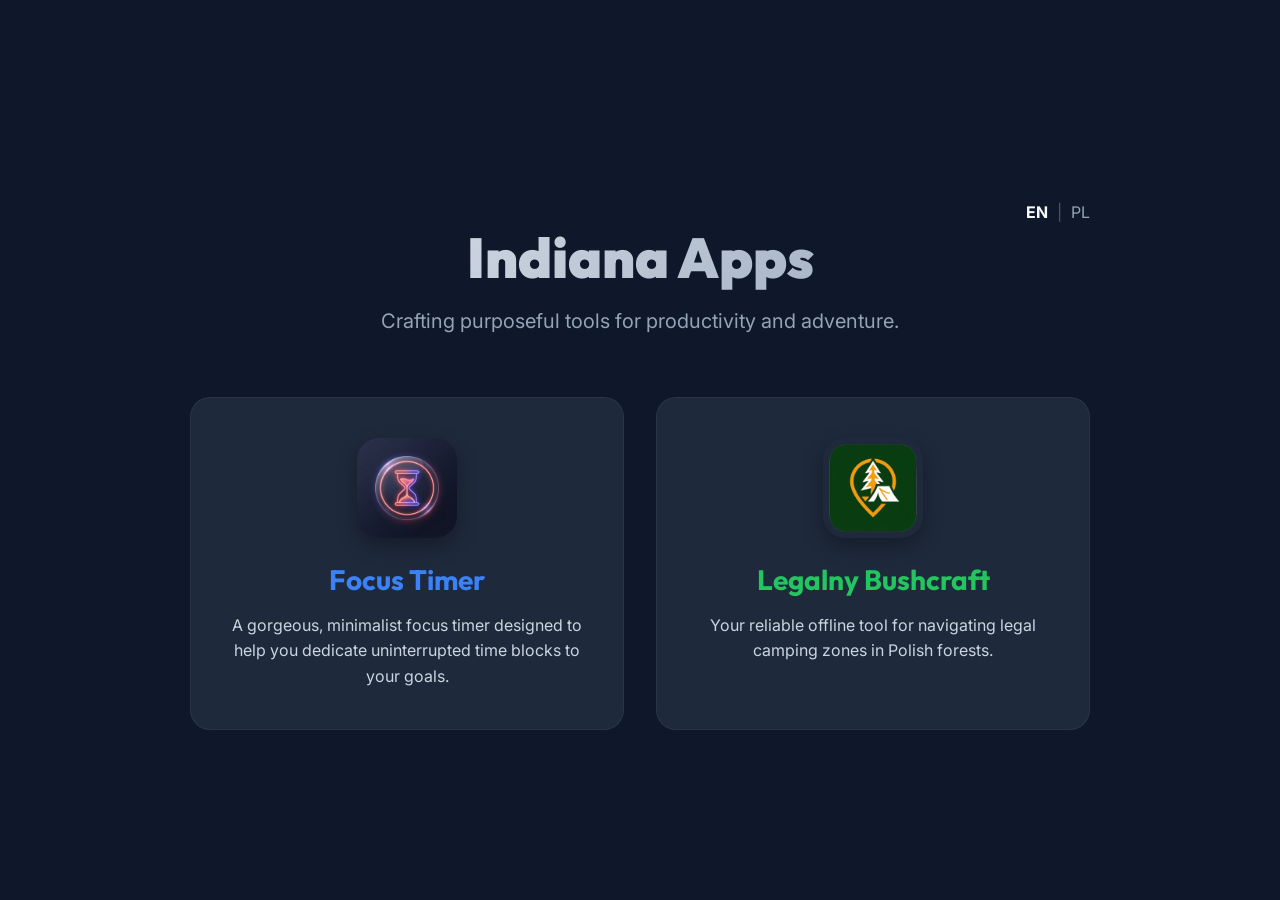
<file: index.html>
<!DOCTYPE html>
<html lang="en">
<head>
    <meta charset="UTF-8">
    <meta name="viewport" content="width=device-width, initial-scale=1.0">
    <title>Indiana Apps</title>
    <meta name="description" content="Portfolio of Indiana Apps: Focus Timer and Legalny Bushcraft.">
    <link rel="icon" type="image/jpeg" href="./assets/favicon.jpg">
    <link rel="stylesheet" href="./style.css">
    <link rel="preconnect" href="https://fonts.googleapis.com">
    <link rel="preconnect" href="https://fonts.gstatic.com" crossorigin>
    <link href="https://fonts.googleapis.com/css2?family=Outfit:wght@400;600;700;900&family=Inter:wght@400;600;700&display=swap" rel="stylesheet">
</head>
<body>
    <div class="container">
        <div style="text-align: right; padding-top: 2rem;">
            <a href="index.html" style="font-weight: bold; color: var(--text-color); text-decoration: none;">EN</a>
            <span style="color: #475569; margin: 0 5px;">|</span>
            <a href="pl.html" style="color: #94a3b8; text-decoration: none;">PL</a>
        </div>
        <header>
            <h1>Indiana Apps</h1>
            <p>Crafting purposeful tools for productivity and adventure.</p>
        </header>

        <div class="apps-grid">
            <a href="./focus-timer/" class="app-card focus-timer">
                <div class="app-icon">
                    <img src="./focus-timer/assets/ic_launcher.png" alt="Focus Timer Logo">
                </div>
                <div class="app-info">
                    <h2>Focus Timer</h2>
                    <p>A gorgeous, minimalist focus timer designed to help you dedicate uninterrupted time blocks to your goals.</p>
                </div>
            </a>

            <a href="./zwl/" class="app-card zwl">
                <div class="app-icon">
                    <img src="./zwl/assets/app_icon.png" alt="Legalny Bushcraft Logo">
                </div>
                <div class="app-info">
                    <h2>Legalny Bushcraft</h2>
                    <p>Your reliable offline tool for navigating legal camping zones in Polish forests.</p>
                </div>
            </a>
        </div>
    </div>
</body>
</html>
</file>
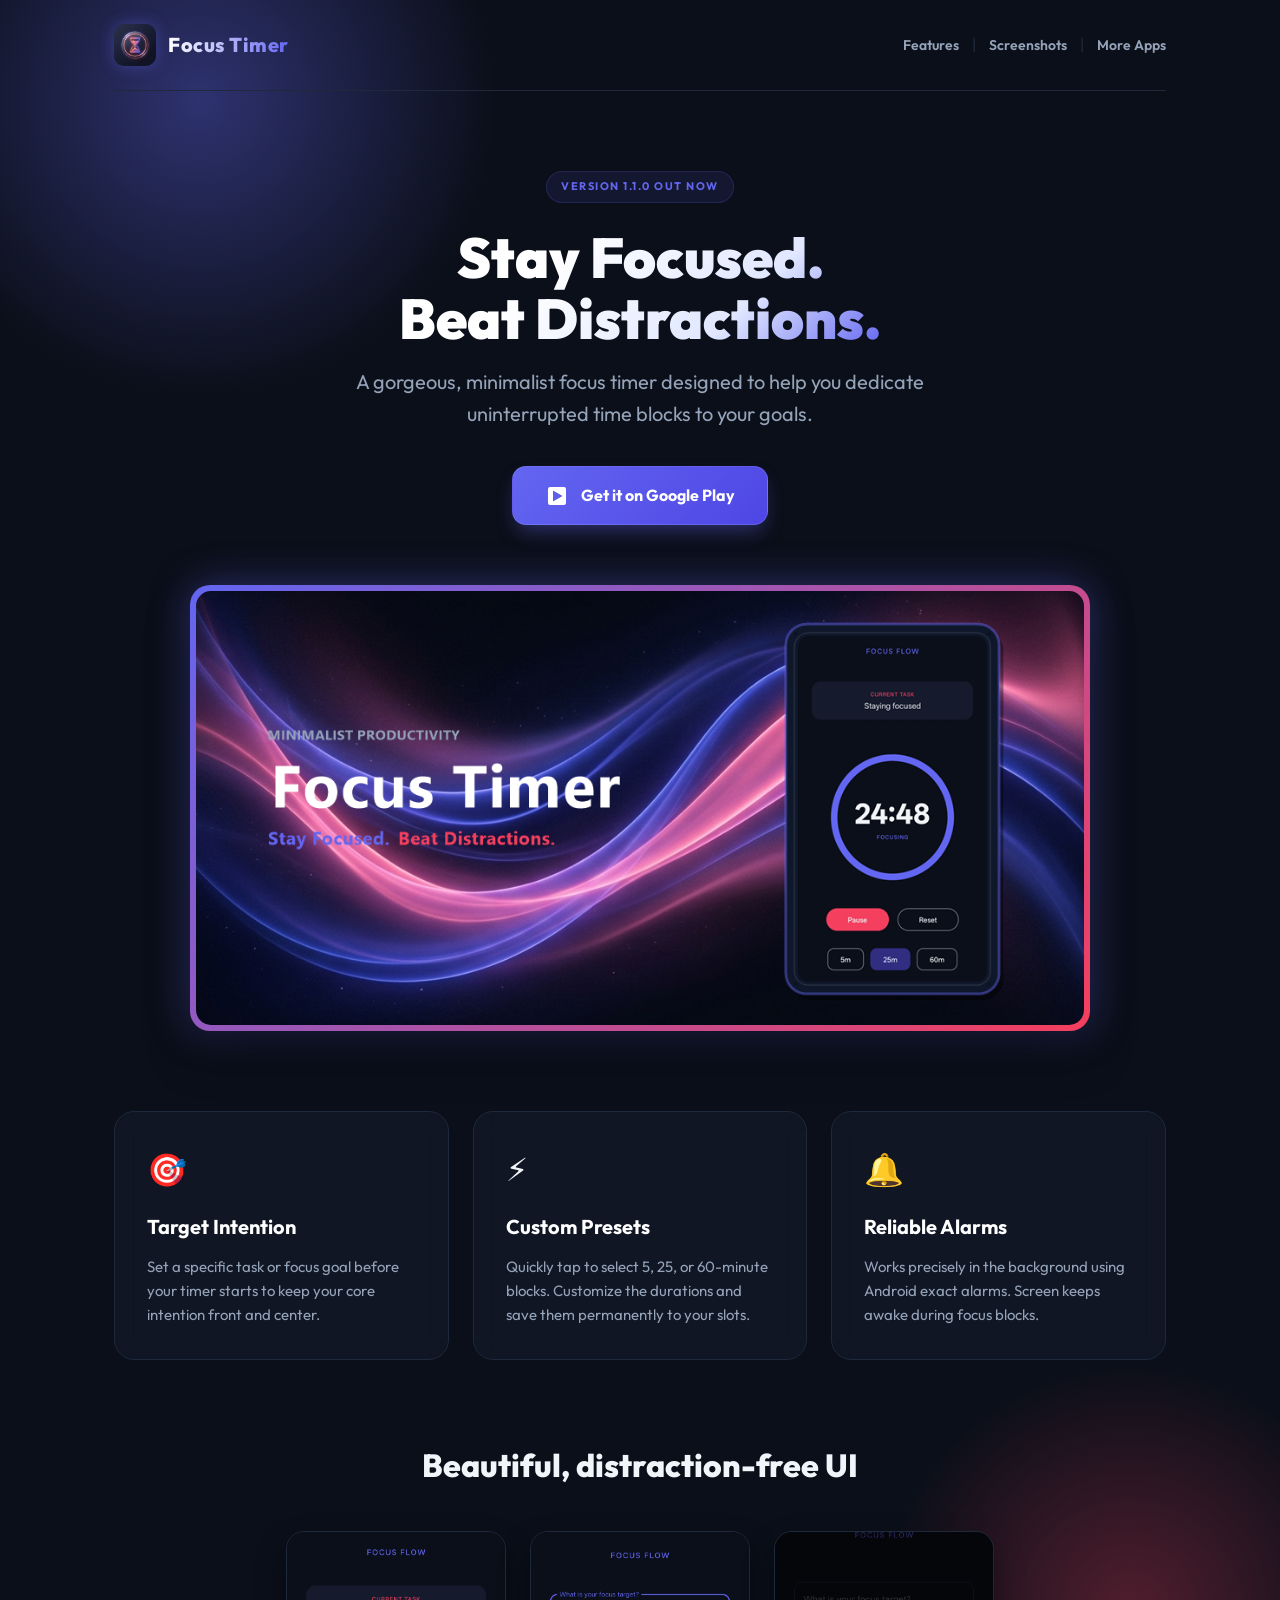
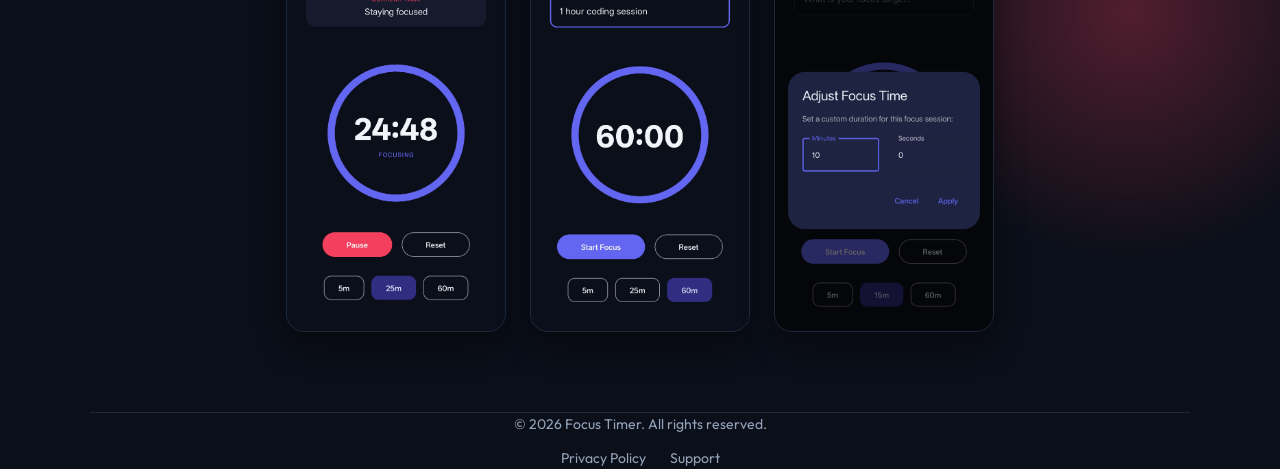
<file: focus-timer/index.html>
<!DOCTYPE html>
<html lang="en">
<head>
    <meta charset="UTF-8">
    <meta name="viewport" content="width=device-width, initial-scale=1.0">
    <title>Focus Timer — Stay Focused & Beat Distractions</title>
    <meta name="description" content="Focus Timer is a minimalist productivity app designed to help you study, code, and work without distractions. Customize presets and track targets.">
    <link rel="icon" type="image/png" href="./assets/ic_launcher.png">
    
    <!-- Google Fonts -->
    <link rel="preconnect" href="https://fonts.googleapis.com">
    <link rel="preconnect" href="https://fonts.gstatic.com" crossorigin>
    <link href="https://fonts.googleapis.com/css2?family=Outfit:wght@400;600;700;900&family=Inter:wght@400;600;700&display=swap" rel="stylesheet">
    
    <!-- Stylesheet -->
    <link rel="stylesheet" href="./style.css">
</head>
<body>

    <!-- Navigation -->
    <div class="container">
        <nav id="nav">
            <div class="logo-container">
                <img src="./assets/ic_launcher.png" alt="Focus Timer Logo" class="logo-img">
                <span class="logo-text">Focus Timer</span>
            </div>
            <div class="nav-links">
                <a href="#features">Features</a>
                <span style="color: var(--border-color); margin: 0 10px;">|</span>
                <a href="#gallery">Screenshots</a>
                <span style="color: var(--border-color); margin: 0 10px;">|</span>
                <a href="../">More Apps</a>
            </div>
        </nav>
    </div>

    <!-- Hero Section -->
    <section class="container hero">
        <div class="badge">Version 1.1.0 out now</div>
        <h1>Stay Focused.<br>Beat Distractions.</h1>
        <p class="tagline">A gorgeous, minimalist focus timer designed to help you dedicate uninterrupted time blocks to your goals.</p>
        
        <!-- Google Play download CTA button -->
        <a href="https://play.google.com/store/apps/details?id=com.indiana.focustimer" target="_blank" class="cta-button">
            <!-- Simple inline SVG representing Google Play icon -->
            <svg class="cta-icon" viewBox="0 0 24 24" fill="currentColor">
                <path d="M5,3H19A2,2 0 0,1 21,5V19A2,2 0 0,1 19,21H5A2,2 0 0,1 3,19V5A2,2 0 0,1 5,3M17.5,12L8,6.5V17.5L17.5,12Z" />
            </svg>
            <span>Get it on Google Play</span>
        </a>
    </section>

    <!-- Showcase Graphic -->
    <section class="container" style="margin-bottom: 80px;">
        <div class="showcase-wrapper">
            <img src="./assets/feature_graphic.png" alt="Focus Timer Feature Graphic" class="showcase-img">
        </div>
    </section>

    <!-- Features -->
    <section id="features" class="container">
        <div class="features-grid">
            <!-- Card 1 -->
            <div class="feature-card">
                <span class="feature-icon">🎯</span>
                <h3>Target Intention</h3>
                <p>Set a specific task or focus goal before your timer starts to keep your core intention front and center.</p>
            </div>
            <!-- Card 2 -->
            <div class="feature-card">
                <span class="feature-icon">⚡</span>
                <h3>Custom Presets</h3>
                <p>Quickly tap to select 5, 25, or 60-minute blocks. Customize the durations and save them permanently to your slots.</p>
            </div>
            <!-- Card 3 -->
            <div class="feature-card">
                <span class="feature-icon">🔔</span>
                <h3>Reliable Alarms</h3>
                <p>Works precisely in the background using Android exact alarms. Screen keeps awake during focus blocks.</p>
            </div>
        </div>
    </section>

    <!-- Gallery / Screenshots -->
    <section id="gallery" class="container gallery-section">
        <h2>Beautiful, distraction-free UI</h2>
        <div class="screenshots-row">
            <div class="screenshot-container">
                <img src="./assets/screenshot1.jpg" alt="Focus Timer Screenshot 1" class="screenshot-img">
            </div>
            <div class="screenshot-container">
                <img src="./assets/screenshot2.jpg" alt="Focus Timer Screenshot 2" class="screenshot-img">
            </div>
            <div class="screenshot-container">
                <img src="./assets/screenshot3.jpg" alt="Focus Timer Screenshot 3" class="screenshot-img">
            </div>
        </div>
    </section>

    <!-- Footer -->
    <footer class="container">
        <p>&copy; 2026 Focus Timer. All rights reserved.</p>
        <div class="footer-links">
            <a href="./privacy.html">Privacy Policy</a>
            <a href="mailto:piotr.jakubowski@gmail.com">Support</a>
        </div>
    </footer>

</body>
</html>
</file>
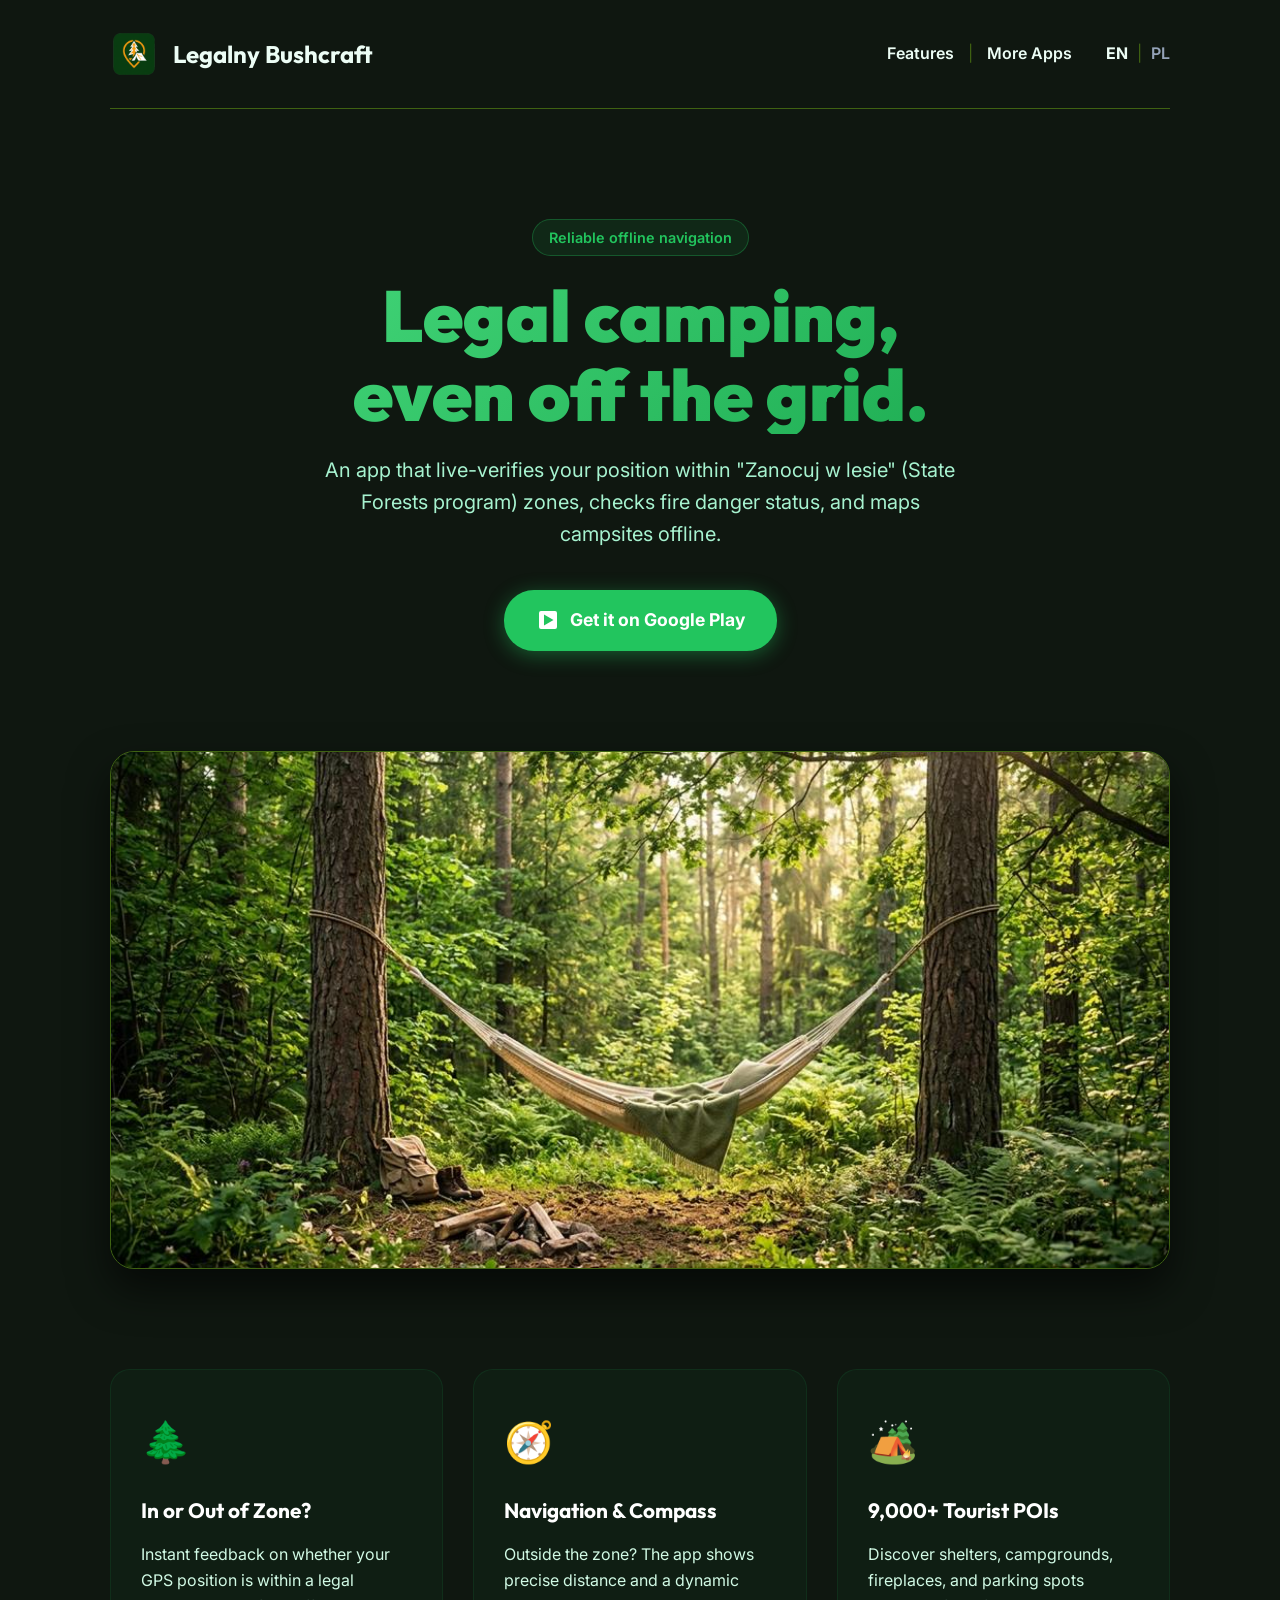
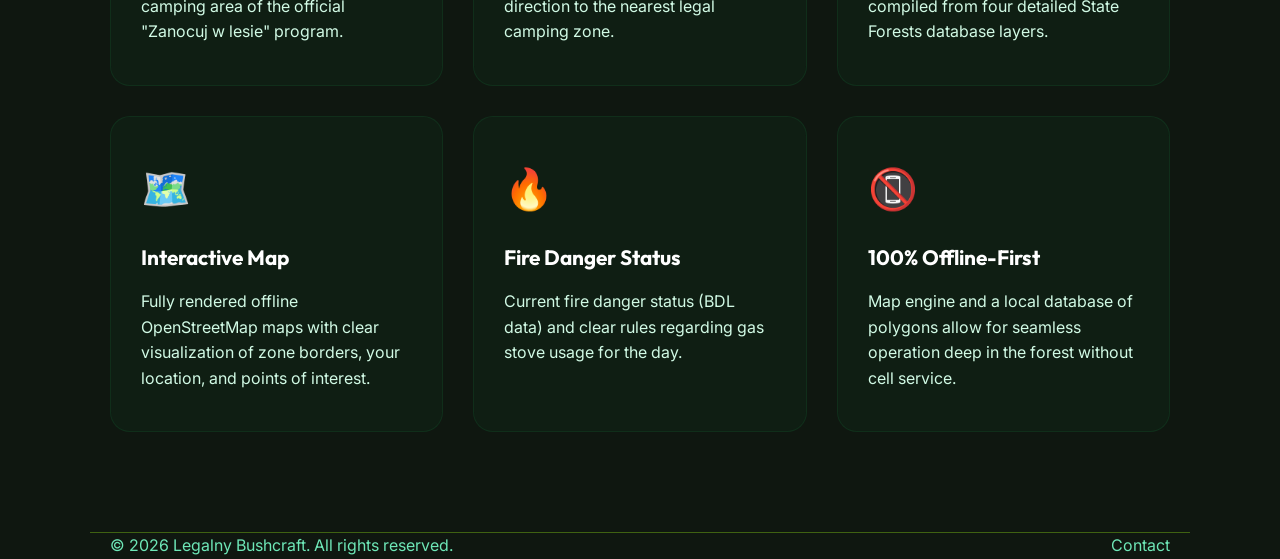
<file: zwl/index.html>
<!DOCTYPE html>
<html lang="en">
<head>
    <meta charset="UTF-8">
    <meta name="viewport" content="width=device-width, initial-scale=1.0">
    <title>Legalny Bushcraft</title>
    <meta name="description" content="Reliable offline tool for navigating legal camping zones in Polish forests. Check if you are in the zone, see fire danger status, and locate shelters, fireplaces, or camps.">
    <link rel="icon" type="image/png" href="./assets/app_icon.png">
    
    <link rel="preconnect" href="https://fonts.googleapis.com">
    <link rel="preconnect" href="https://fonts.gstatic.com" crossorigin>
    <link href="https://fonts.googleapis.com/css2?family=Outfit:wght@400;600;700;900&family=Inter:wght@400;600;700&display=swap" rel="stylesheet">
    
    <link rel="stylesheet" href="./style.css">
</head>
<body>

    <div class="container">
        <nav id="nav">
            <div class="logo-container">
                <img src="./assets/app_icon.png" alt="Legalny Bushcraft Logo" class="logo-img">
                <span class="logo-text">Legalny Bushcraft</span>
            </div>
            <div class="nav-links">
                <a href="#features">Features</a>
                <span style="color: var(--border-color); margin: 0 10px;">|</span>
                <a href="../">More Apps</a>
                <span style="margin: 0 15px;"></span>
                <a href="index.html" style="font-weight: bold; color: inherit; text-decoration: none;">EN</a>
                <span style="color: var(--border-color); margin: 0 5px;">|</span>
                <a href="pl.html" style="color: #94a3b8; text-decoration: none;">PL</a>
            </div>
        </nav>
    </div>

    <section class="container hero">
        <div class="badge">Reliable offline navigation</div>
        <h1>Legal camping,<br>even off the grid.</h1>
        <p class="tagline">An app that live-verifies your position within "Zanocuj w lesie" (State Forests program) zones, checks fire danger status, and maps campsites offline.</p>
        
        <a href="https://play.google.com/store/apps/details?id=com.indiana.zwl" target="_blank" class="cta-button">
            <svg class="cta-icon" viewBox="0 0 24 24" fill="currentColor">
                <path d="M5,3H19A2,2 0 0,1 21,5V19A2,2 0 0,1 19,21H5A2,2 0 0,1 3,19V5A2,2 0 0,1 5,3M17.5,12L8,6.5V17.5L17.5,12Z" />
            </svg>
            <span>Get it on Google Play</span>
        </a>
    </section>

    <section class="container showcase-section">
        <div class="showcase-wrapper">
            <img src="./assets/google_play_feature.jpg" alt="Legalny Bushcraft Feature" class="showcase-img">
        </div>
    </section>

    <section id="features" class="container">
        <div class="features-grid">
            <div class="feature-card">
                <span class="feature-icon">🌲</span>
                <h3>In or Out of Zone?</h3>
                <p>Instant feedback on whether your GPS position is within a legal camping area of the official "Zanocuj w lesie" program.</p>
            </div>
            <div class="feature-card">
                <span class="feature-icon">🧭</span>
                <h3>Navigation & Compass</h3>
                <p>Outside the zone? The app shows precise distance and a dynamic direction to the nearest legal camping zone.</p>
            </div>
            <div class="feature-card">
                <span class="feature-icon">🏕️</span>
                <h3>9,000+ Tourist POIs</h3>
                <p>Discover shelters, campgrounds, fireplaces, and parking spots compiled from four detailed State Forests database layers.</p>
            </div>
            <div class="feature-card">
                <span class="feature-icon">🗺️</span>
                <h3>Interactive Map</h3>
                <p>Fully rendered offline OpenStreetMap maps with clear visualization of zone borders, your location, and points of interest.</p>
            </div>
            <div class="feature-card">
                <span class="feature-icon">🔥</span>
                <h3>Fire Danger Status</h3>
                <p>Current fire danger status (BDL data) and clear rules regarding gas stove usage for the day.</p>
            </div>
            <div class="feature-card">
                <span class="feature-icon">📵</span>
                <h3>100% Offline-First</h3>
                <p>Map engine and a local database of polygons allow for seamless operation deep in the forest without cell service.</p>
            </div>
        </div>
    </section>

    <footer class="container">
        <p>&copy; 2026 Legalny Bushcraft. All rights reserved.</p>
        <div class="footer-links">
            <a href="mailto:piotr.jakubowski@gmail.com">Contact</a>
        </div>
    </footer>

</body>
</html>
</file>
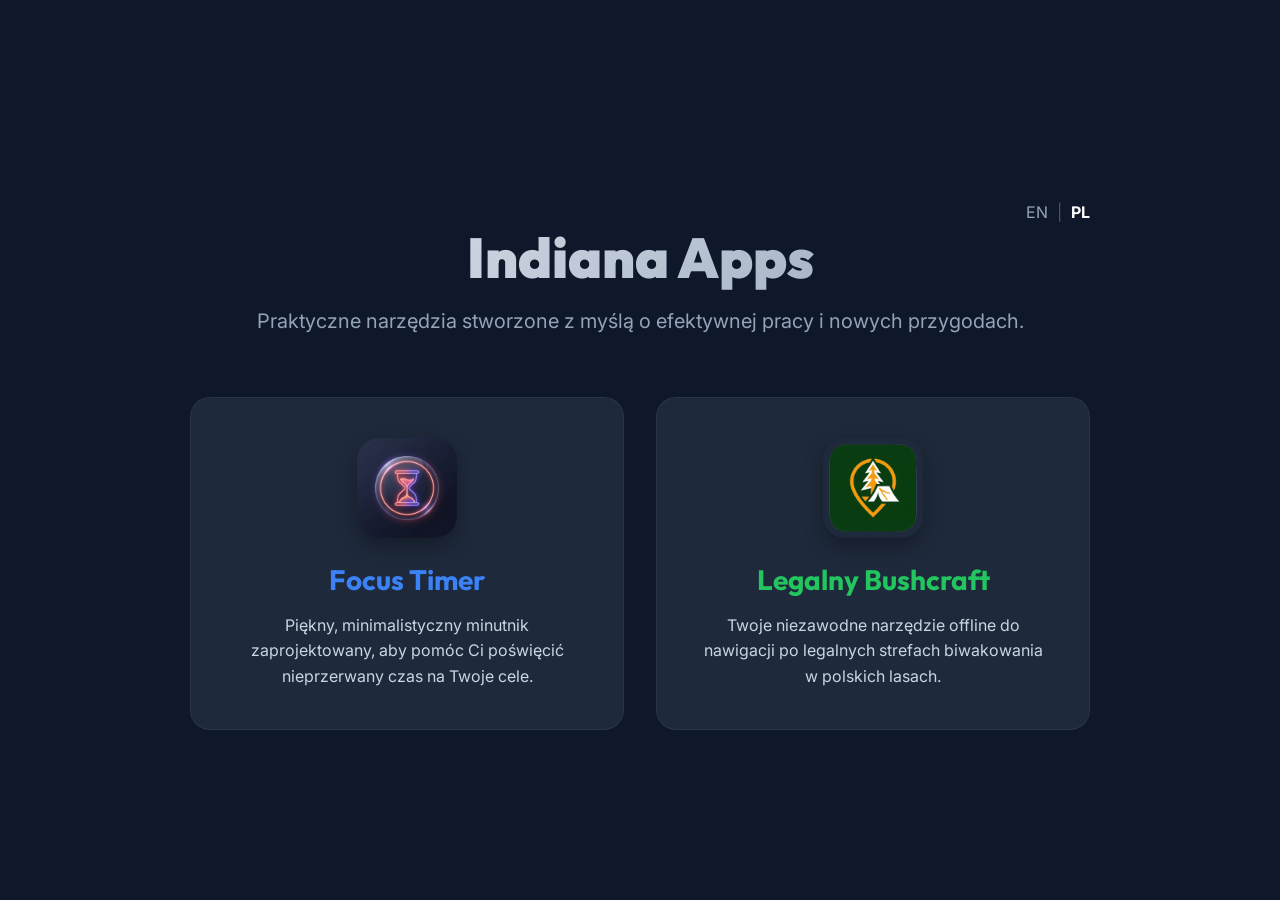
<file: pl.html>
<!DOCTYPE html>
<html lang="pl">
<head>
    <meta charset="UTF-8">
    <meta name="viewport" content="width=device-width, initial-scale=1.0">
    <title>Indiana Apps</title>
    <meta name="description" content="Portfolio aplikacji Indiana Apps: Focus Timer oraz Legalny Bushcraft.">
    <link rel="icon" type="image/jpeg" href="./assets/favicon.jpg">
    <link rel="stylesheet" href="./style.css">
    <link rel="preconnect" href="https://fonts.googleapis.com">
    <link rel="preconnect" href="https://fonts.gstatic.com" crossorigin>
    <link href="https://fonts.googleapis.com/css2?family=Outfit:wght@400;600;700;900&family=Inter:wght@400;600;700&display=swap" rel="stylesheet">
</head>
<body>
    <div class="container">
        <div style="text-align: right; padding-top: 2rem;">
            <a href="index.html" style="color: #94a3b8; text-decoration: none;">EN</a>
            <span style="color: #475569; margin: 0 5px;">|</span>
            <a href="pl.html" style="font-weight: bold; color: var(--text-color); text-decoration: none;">PL</a>
        </div>
        <header>
            <h1>Indiana Apps</h1>
            <p>Praktyczne narzędzia stworzone z myślą o efektywnej pracy i nowych przygodach.</p>
        </header>

        <div class="apps-grid">
            <a href="./focus-timer/pl.html" class="app-card focus-timer">
                <div class="app-icon">
                    <img src="./focus-timer/assets/ic_launcher.png" alt="Focus Timer Logo">
                </div>
                <div class="app-info">
                    <h2>Focus Timer</h2>
                    <p>Piękny, minimalistyczny minutnik zaprojektowany, aby pomóc Ci poświęcić nieprzerwany czas na Twoje cele.</p>
                </div>
            </a>

            <a href="./zwl/pl.html" class="app-card zwl">
                <div class="app-icon">
                    <img src="./zwl/assets/app_icon.png" alt="Legalny Bushcraft Logo">
                </div>
                <div class="app-info">
                    <h2>Legalny Bushcraft</h2>
                    <p>Twoje niezawodne narzędzie offline do nawigacji po legalnych strefach biwakowania w polskich lasach.</p>
                </div>
            </a>
        </div>
    </div>
</body>
</html>
</file>
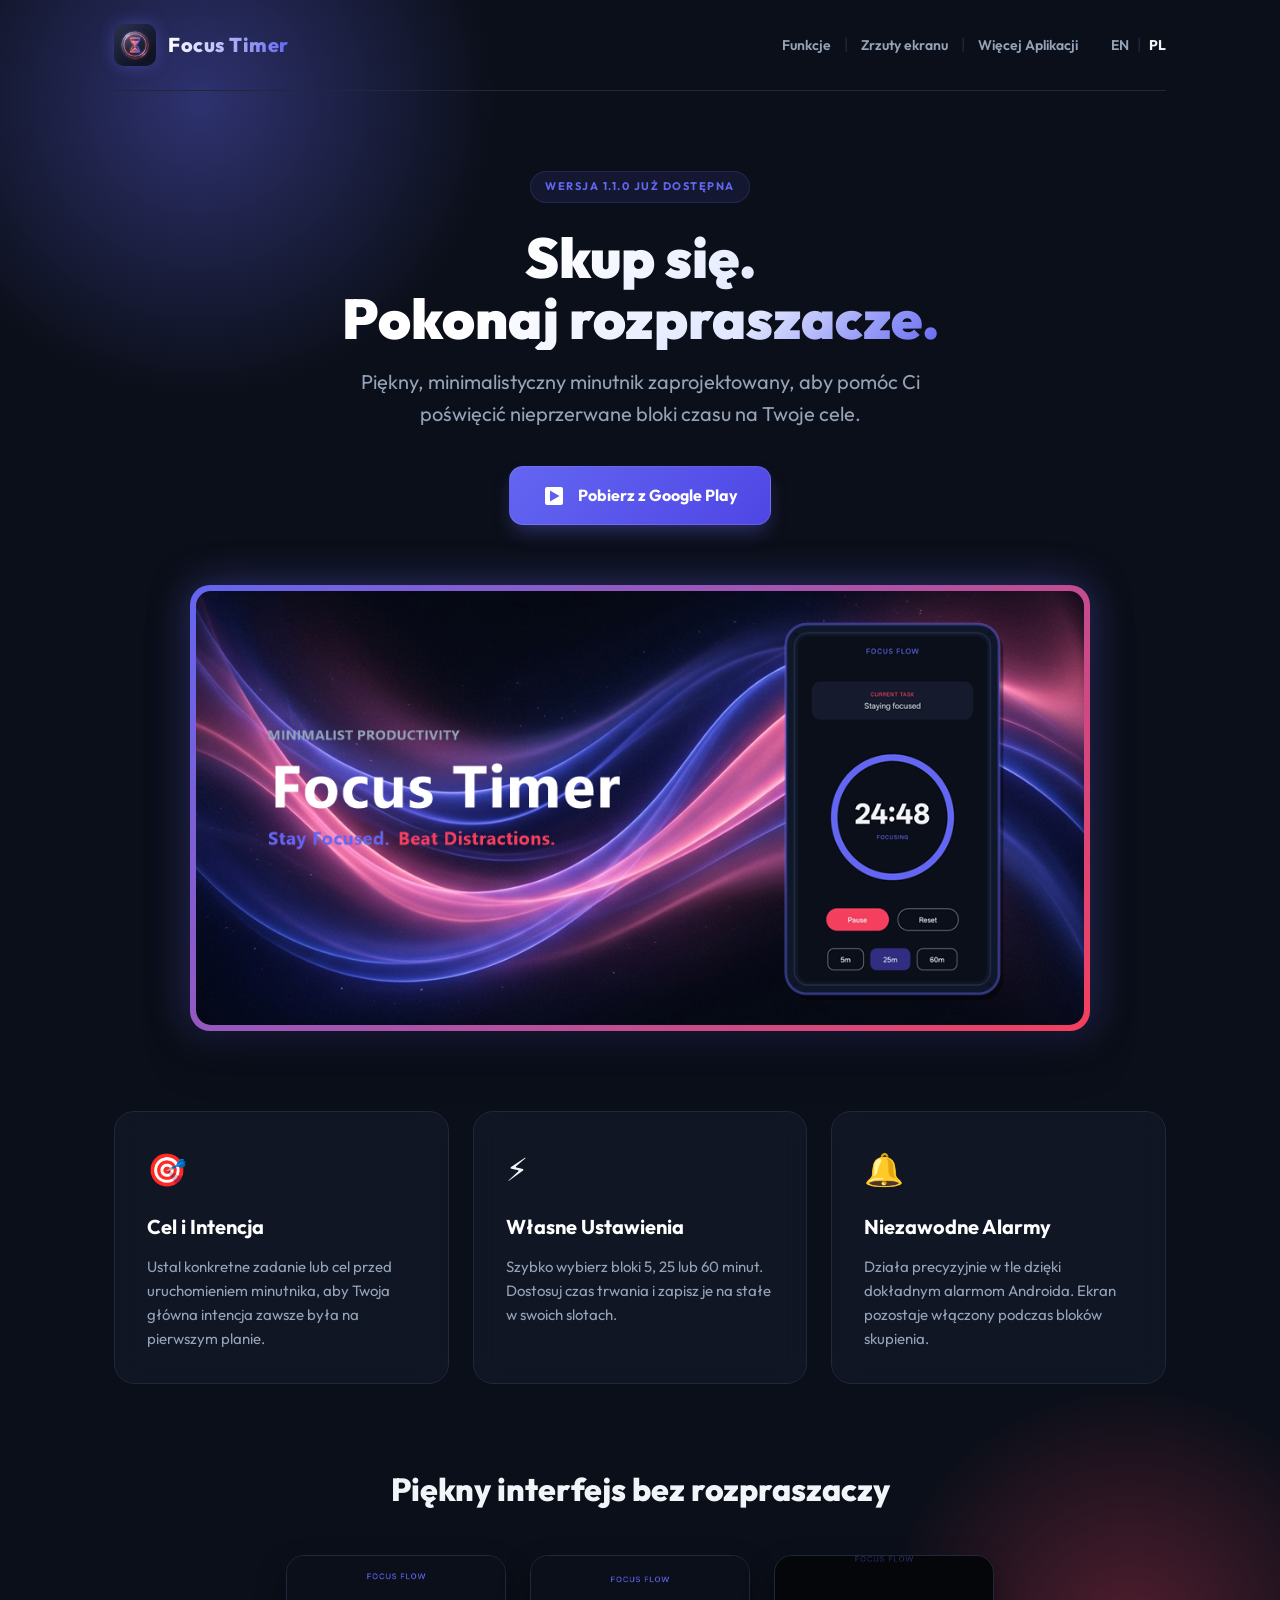
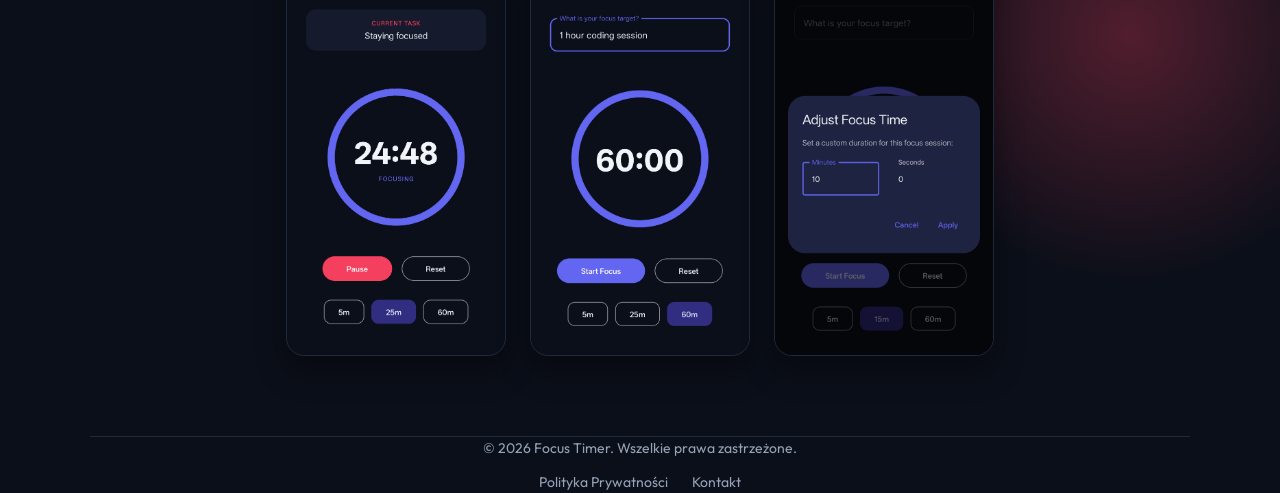
<file: focus-timer/pl.html>
<!DOCTYPE html>
<html lang="pl">
<head>
    <meta charset="UTF-8">
    <meta name="viewport" content="width=device-width, initial-scale=1.0">
    <title>Focus Timer — Skup się i Pokonaj Rozpraszacze</title>
    <meta name="description" content="Focus Timer to minimalistyczna aplikacja produktywności, która pomaga uczyć się i pracować bez rozpraszaczy.">
    <link rel="icon" type="image/png" href="./assets/ic_launcher.png">
    
    <link rel="preconnect" href="https://fonts.googleapis.com">
    <link rel="preconnect" href="https://fonts.gstatic.com" crossorigin>
    <link href="https://fonts.googleapis.com/css2?family=Outfit:wght@400;600;700;900&family=Inter:wght@400;600;700&display=swap" rel="stylesheet">
    
    <link rel="stylesheet" href="./style.css">
</head>
<body>

    <div class="container">
        <nav id="nav">
            <div class="logo-container">
                <img src="./assets/ic_launcher.png" alt="Focus Timer Logo" class="logo-img">
                <span class="logo-text">Focus Timer</span>
            </div>
            <div class="nav-links">
                <a href="#features">Funkcje</a>
                <span style="color: var(--border-color); margin: 0 10px;">|</span>
                <a href="#gallery">Zrzuty ekranu</a>
                <span style="color: var(--border-color); margin: 0 10px;">|</span>
                <a href="../pl.html">Więcej Aplikacji</a>
                <span style="margin: 0 15px;"></span>
                <a href="index.html" style="color: #94a3b8; text-decoration: none;">EN</a>
                <span style="color: var(--border-color); margin: 0 5px;">|</span>
                <a href="pl.html" style="font-weight: bold; color: inherit; text-decoration: none;">PL</a>
            </div>
        </nav>
    </div>

    <section class="container hero">
        <div class="badge">Wersja 1.1.0 już dostępna</div>
        <h1>Skup się.<br>Pokonaj rozpraszacze.</h1>
        <p class="tagline">Piękny, minimalistyczny minutnik zaprojektowany, aby pomóc Ci poświęcić nieprzerwane bloki czasu na Twoje cele.</p>
        
        <a href="https://play.google.com/store/apps/details?id=com.indiana.focustimer" target="_blank" class="cta-button">
            <svg class="cta-icon" viewBox="0 0 24 24" fill="currentColor">
                <path d="M5,3H19A2,2 0 0,1 21,5V19A2,2 0 0,1 19,21H5A2,2 0 0,1 3,19V5A2,2 0 0,1 5,3M17.5,12L8,6.5V17.5L17.5,12Z" />
            </svg>
            <span>Pobierz z Google Play</span>
        </a>
    </section>

    <section class="container" style="margin-bottom: 80px;">
        <div class="showcase-wrapper">
            <img src="./assets/feature_graphic.png" alt="Focus Timer Feature Graphic" class="showcase-img">
        </div>
    </section>

    <section id="features" class="container">
        <div class="features-grid">
            <div class="feature-card">
                <span class="feature-icon">🎯</span>
                <h3>Cel i Intencja</h3>
                <p>Ustal konkretne zadanie lub cel przed uruchomieniem minutnika, aby Twoja główna intencja zawsze była na pierwszym planie.</p>
            </div>
            <div class="feature-card">
                <span class="feature-icon">⚡</span>
                <h3>Własne Ustawienia</h3>
                <p>Szybko wybierz bloki 5, 25 lub 60 minut. Dostosuj czas trwania i zapisz je na stałe w swoich slotach.</p>
            </div>
            <div class="feature-card">
                <span class="feature-icon">🔔</span>
                <h3>Niezawodne Alarmy</h3>
                <p>Działa precyzyjnie w tle dzięki dokładnym alarmom Androida. Ekran pozostaje włączony podczas bloków skupienia.</p>
            </div>
        </div>
    </section>

    <section id="gallery" class="container gallery-section">
        <h2>Piękny interfejs bez rozpraszaczy</h2>
        <div class="screenshots-row">
            <div class="screenshot-container">
                <img src="./assets/screenshot1.jpg" alt="Focus Timer Screenshot 1" class="screenshot-img">
            </div>
            <div class="screenshot-container">
                <img src="./assets/screenshot2.jpg" alt="Focus Timer Screenshot 2" class="screenshot-img">
            </div>
            <div class="screenshot-container">
                <img src="./assets/screenshot3.jpg" alt="Focus Timer Screenshot 3" class="screenshot-img">
            </div>
        </div>
    </section>

    <footer class="container">
        <p>&copy; 2026 Focus Timer. Wszelkie prawa zastrzeżone.</p>
        <div class="footer-links">
            <a href="./privacy.html">Polityka Prywatności</a>
            <a href="mailto:piotr.jakubowski@gmail.com">Kontakt</a>
        </div>
    </footer>

</body>
</html>
</file>
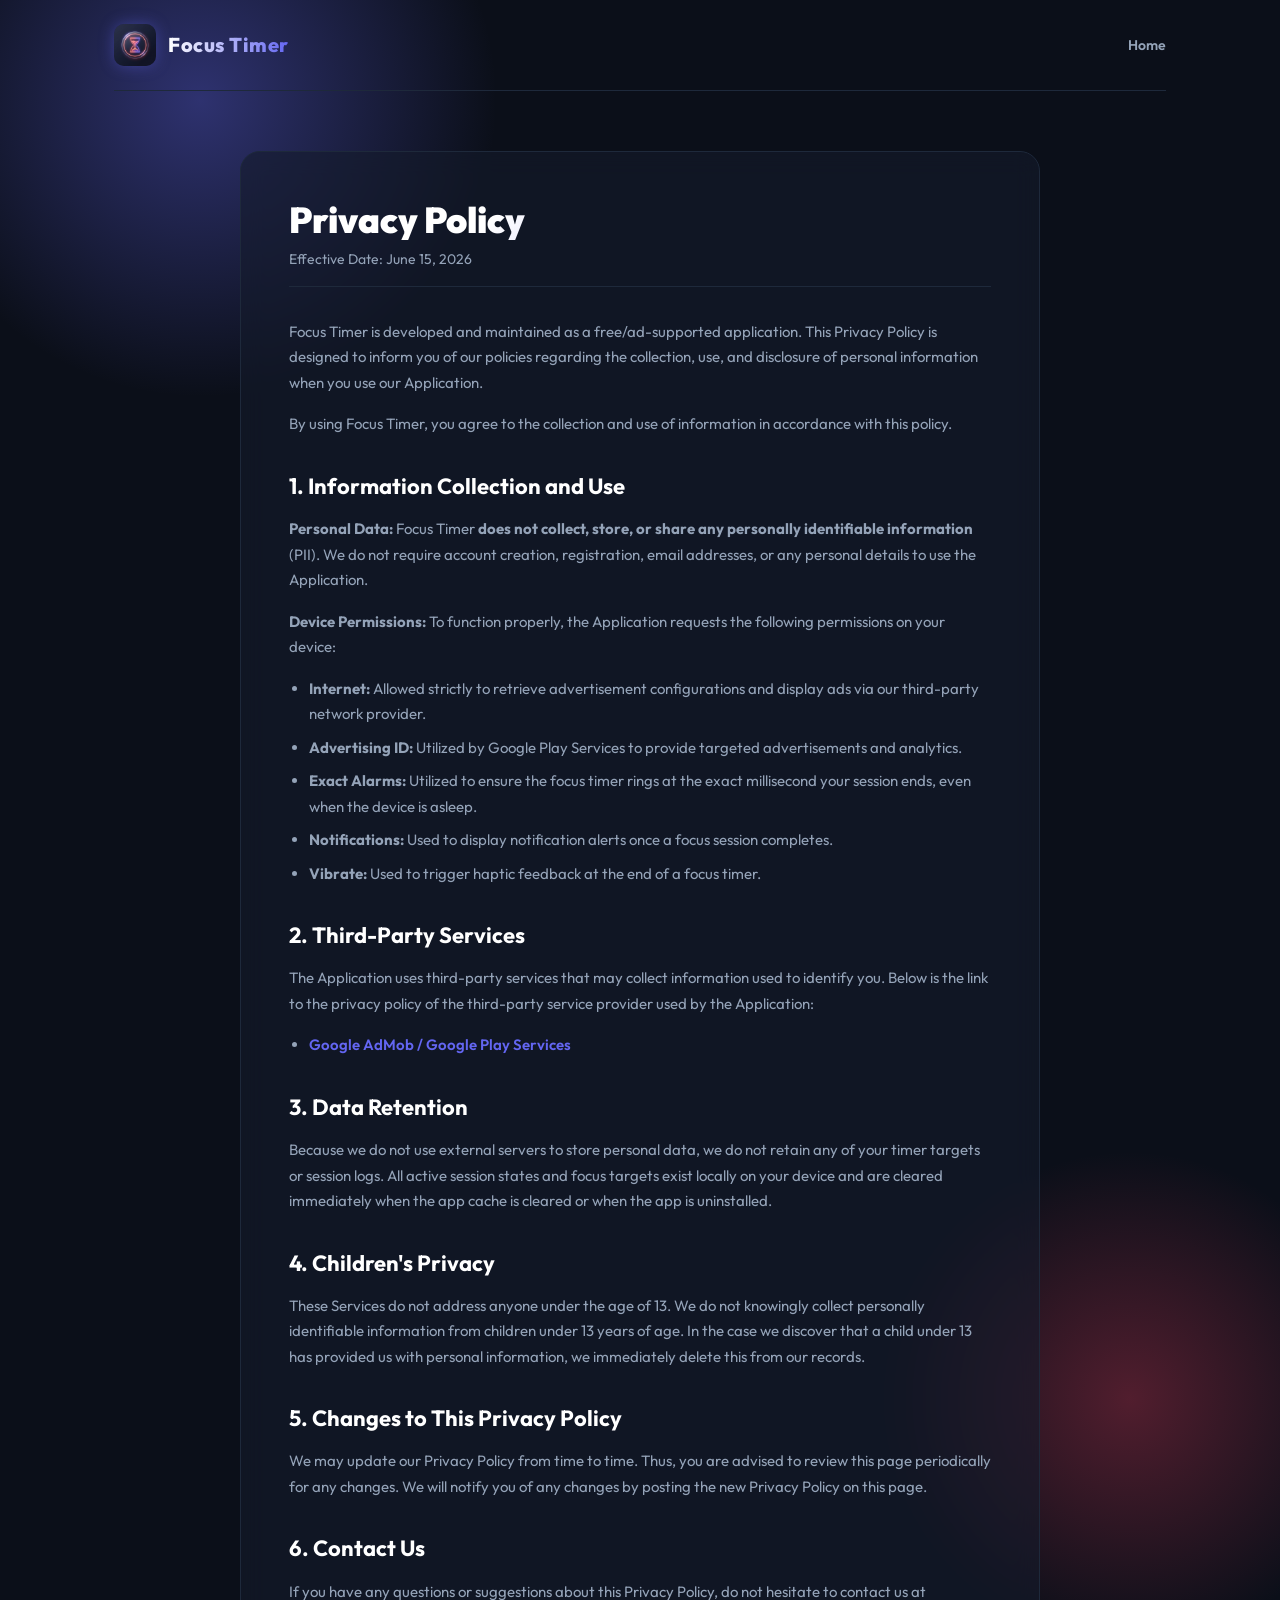
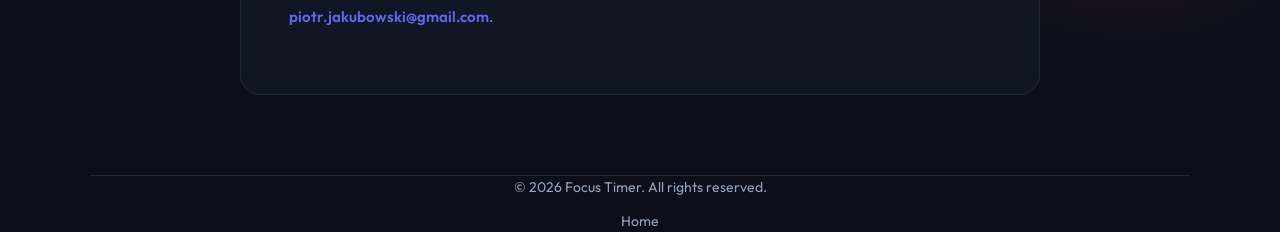
<file: focus-timer/privacy.html>
<!DOCTYPE html>
<html lang="en">
<head>
    <meta charset="UTF-8">
    <meta name="viewport" content="width=device-width, initial-scale=1.0">
    <title>Privacy Policy — Focus Timer</title>
    <link rel="icon" type="image/png" href="./assets/ic_launcher.png">
    
    <!-- Google Fonts -->
    <link rel="preconnect" href="https://fonts.googleapis.com">
    <link rel="preconnect" href="https://fonts.gstatic.com" crossorigin>
    <link href="https://fonts.googleapis.com/css2?family=Outfit:wght@400;600;700;900&family=Inter:wght@400;600;700&display=swap" rel="stylesheet">
    
    <!-- Stylesheet -->
    <link rel="stylesheet" href="./style.css">
    <style>
        .privacy-content {
            max-width: 800px;
            margin: 60px auto 80px auto;
            background: rgba(21, 27, 44, 0.6);
            border: 1px solid var(--border-color);
            padding: 48px;
            border-radius: 20px;
            backdrop-filter: blur(12px);
        }
        .privacy-content h1 {
            font-size: 36px;
            margin-bottom: 8px;
            background: linear-gradient(135deg, #FFF 30%, var(--primary) 100%);
            -webkit-background-clip: text;
            -webkit-text-fill-color: transparent;
        }
        .effective-date {
            color: var(--text-muted);
            font-size: 14px;
            margin-bottom: 32px;
            border-bottom: 1px solid var(--border-color);
            padding-bottom: 16px;
        }
        .privacy-content h2 {
            font-size: 22px;
            color: #fff;
            margin-top: 32px;
            margin-bottom: 12px;
            font-weight: 700;
        }
        .privacy-content p, .privacy-content ul {
            color: var(--text-muted);
            margin-bottom: 16px;
            font-size: 15px;
            line-height: 1.7;
        }
        .privacy-content ul {
            padding-left: 20px;
        }
        .privacy-content li {
            margin-bottom: 8px;
        }
        .privacy-content a {
            color: var(--primary);
            text-decoration: none;
            font-weight: 600;
            transition: color 0.3s ease;
        }
        .privacy-content a:hover {
            color: var(--secondary);
            text-decoration: underline;
        }
    </style>
</head>
<body>

    <!-- Navigation -->
    <div class="container">
        <nav>
            <div class="logo-container">
                <a href="./index.html" style="text-decoration: none; display: flex; align-items: center; gap: 12px;">
                    <img src="./assets/ic_launcher.png" alt="Focus Timer Logo" class="logo-img">
                    <span class="logo-text">Focus Timer</span>
                </a>
            </div>
            <div class="nav-links">
                <a href="./index.html">Home</a>
            </div>
        </nav>
    </div>

    <!-- Privacy Content -->
    <div class="container">
        <main class="privacy-content">
            <h1>Privacy Policy</h1>
            <div class="effective-date">Effective Date: June 15, 2026</div>

            <p>Focus Timer is developed and maintained as a free/ad-supported application. This Privacy Policy is designed to inform you of our policies regarding the collection, use, and disclosure of personal information when you use our Application.</p>
            
            <p>By using Focus Timer, you agree to the collection and use of information in accordance with this policy.</p>

            <h2>1. Information Collection and Use</h2>
            <p><strong>Personal Data:</strong> Focus Timer <strong>does not collect, store, or share any personally identifiable information</strong> (PII). We do not require account creation, registration, email addresses, or any personal details to use the Application.</p>
            
            <p><strong>Device Permissions:</strong> To function properly, the Application requests the following permissions on your device:</p>
            <ul>
                <li><strong>Internet:</strong> Allowed strictly to retrieve advertisement configurations and display ads via our third-party network provider.</li>
                <li><strong>Advertising ID:</strong> Utilized by Google Play Services to provide targeted advertisements and analytics.</li>
                <li><strong>Exact Alarms:</strong> Utilized to ensure the focus timer rings at the exact millisecond your session ends, even when the device is asleep.</li>
                <li><strong>Notifications:</strong> Used to display notification alerts once a focus session completes.</li>
                <li><strong>Vibrate:</strong> Used to trigger haptic feedback at the end of a focus timer.</li>
            </ul>

            <h2>2. Third-Party Services</h2>
            <p>The Application uses third-party services that may collect information used to identify you. Below is the link to the privacy policy of the third-party service provider used by the Application:</p>
            <ul>
                <li><a href="https://policies.google.com/technologies/partner-sites" target="_blank">Google AdMob / Google Play Services</a></li>
            </ul>

            <h2>3. Data Retention</h2>
            <p>Because we do not use external servers to store personal data, we do not retain any of your timer targets or session logs. All active session states and focus targets exist locally on your device and are cleared immediately when the app cache is cleared or when the app is uninstalled.</p>

            <h2>4. Children's Privacy</h2>
            <p>These Services do not address anyone under the age of 13. We do not knowingly collect personally identifiable information from children under 13 years of age. In the case we discover that a child under 13 has provided us with personal information, we immediately delete this from our records.</p>

            <h2>5. Changes to This Privacy Policy</h2>
            <p>We may update our Privacy Policy from time to time. Thus, you are advised to review this page periodically for any changes. We will notify you of any changes by posting the new Privacy Policy on this page.</p>

            <h2>6. Contact Us</h2>
            <p>If you have any questions or suggestions about this Privacy Policy, do not hesitate to contact us at <a href="mailto:piotr.jakubowski@gmail.com">piotr.jakubowski@gmail.com</a>.</p>
        </main>
    </div>

    <!-- Footer -->
    <footer class="container">
        <p>&copy; 2026 Focus Timer. All rights reserved.</p>
        <div class="footer-links">
            <a href="./index.html">Home</a>
        </div>
    </footer>

</body>
</html>
</file>
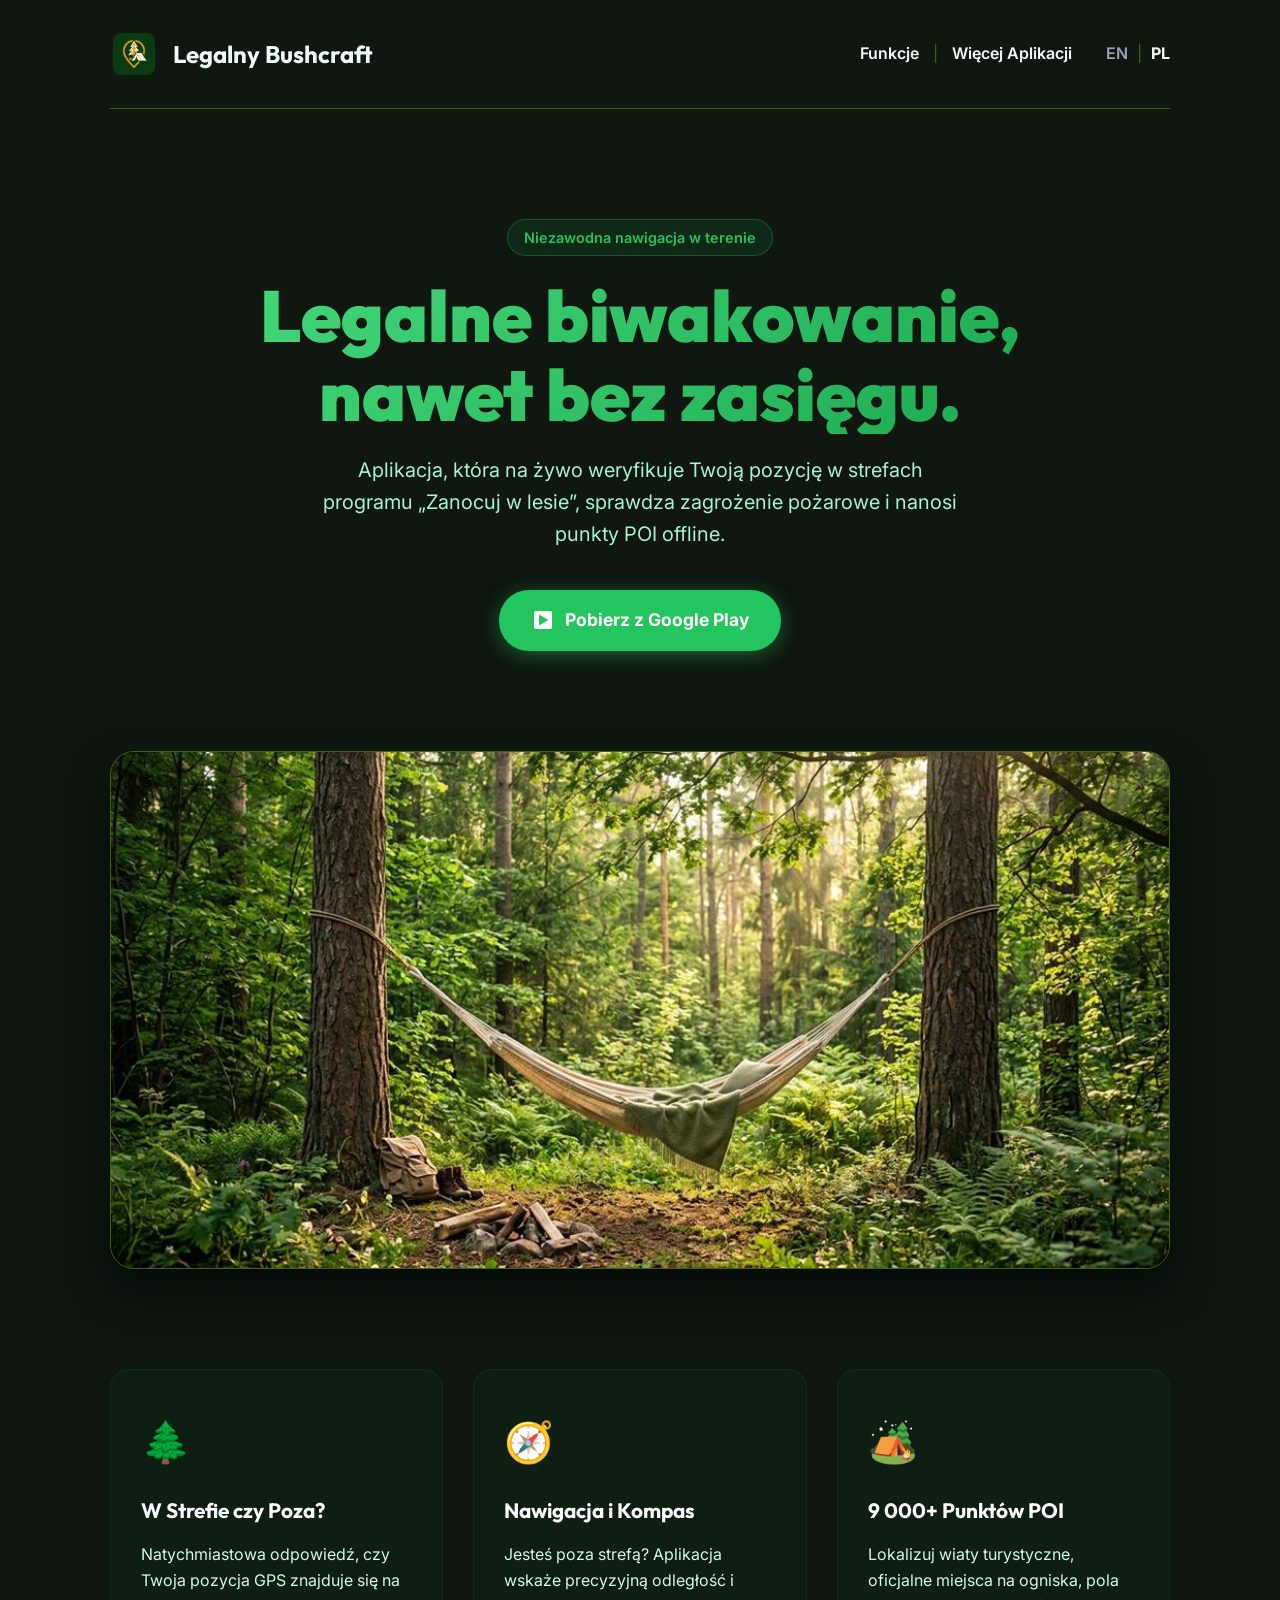
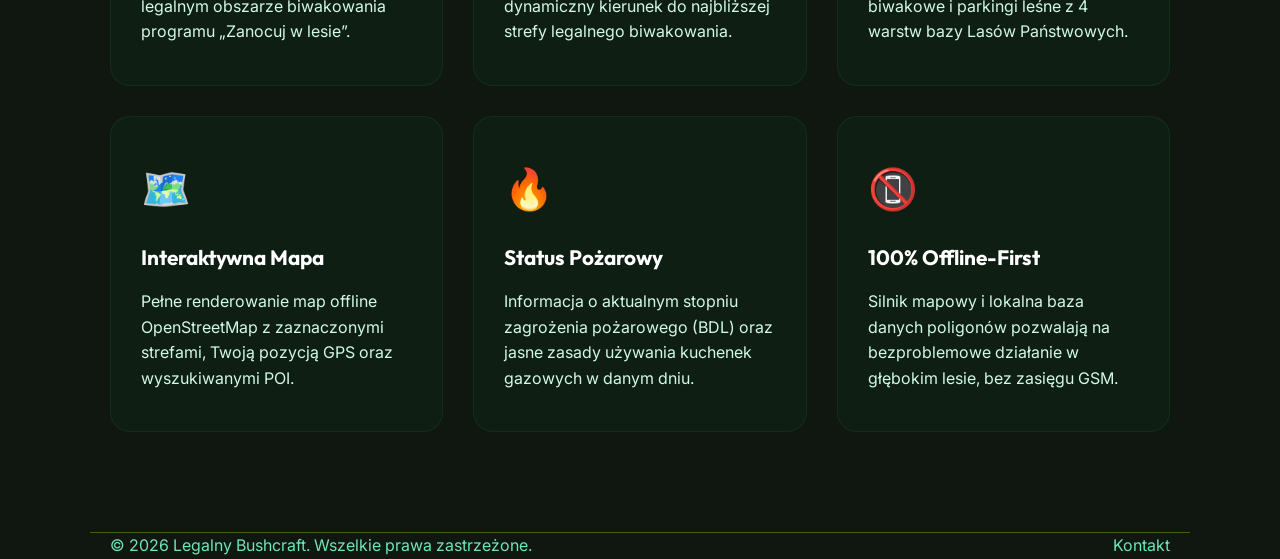
<file: zwl/pl.html>
<!DOCTYPE html>
<html lang="pl">
<head>
    <meta charset="UTF-8">
    <meta name="viewport" content="width=device-width, initial-scale=1.0">
    <title>Legalny Bushcraft</title>
    <meta name="description" content="Niezawodne narzędzie offline do nawigacji po legalnych strefach biwakowania w polskich lasach. Sprawdź, czy jesteś w strefie, poznaj zagrożenie pożarowe i lokalizuj wiaty, ogniska lub biwaki.">
    <link rel="icon" type="image/png" href="./assets/app_icon.png">
    
    <link rel="preconnect" href="https://fonts.googleapis.com">
    <link rel="preconnect" href="https://fonts.gstatic.com" crossorigin>
    <link href="https://fonts.googleapis.com/css2?family=Outfit:wght@400;600;700;900&family=Inter:wght@400;600;700&display=swap" rel="stylesheet">
    
    <link rel="stylesheet" href="./style.css">
</head>
<body>

    <div class="container">
        <nav id="nav">
            <div class="logo-container">
                <img src="./assets/app_icon.png" alt="Legalny Bushcraft Logo" class="logo-img">
                <span class="logo-text">Legalny Bushcraft</span>
            </div>
            <div class="nav-links">
                <a href="#features">Funkcje</a>
                <span style="color: var(--border-color); margin: 0 10px;">|</span>
                <a href="../pl.html">Więcej Aplikacji</a>
                <span style="margin: 0 15px;"></span>
                <a href="index.html" style="color: #94a3b8; text-decoration: none;">EN</a>
                <span style="color: var(--border-color); margin: 0 5px;">|</span>
                <a href="pl.html" style="font-weight: bold; color: inherit; text-decoration: none;">PL</a>
            </div>
        </nav>
    </div>

    <section class="container hero">
        <div class="badge">Niezawodna nawigacja w terenie</div>
        <h1>Legalne biwakowanie,<br>nawet bez zasięgu.</h1>
        <p class="tagline">Aplikacja, która na żywo weryfikuje Twoją pozycję w strefach programu „Zanocuj w lesie”, sprawdza zagrożenie pożarowe i nanosi punkty POI offline.</p>
        
        <a href="https://play.google.com/store/apps/details?id=com.indiana.zwl" target="_blank" class="cta-button">
            <svg class="cta-icon" viewBox="0 0 24 24" fill="currentColor">
                <path d="M5,3H19A2,2 0 0,1 21,5V19A2,2 0 0,1 19,21H5A2,2 0 0,1 3,19V5A2,2 0 0,1 5,3M17.5,12L8,6.5V17.5L17.5,12Z" />
            </svg>
            <span>Pobierz z Google Play</span>
        </a>
    </section>

    <section class="container showcase-section">
        <div class="showcase-wrapper">
            <img src="./assets/google_play_feature.jpg" alt="Legalny Bushcraft Feature" class="showcase-img">
        </div>
    </section>

    <section id="features" class="container">
        <div class="features-grid">
            <div class="feature-card">
                <span class="feature-icon">🌲</span>
                <h3>W Strefie czy Poza?</h3>
                <p>Natychmiastowa odpowiedź, czy Twoja pozycja GPS znajduje się na legalnym obszarze biwakowania programu „Zanocuj w lesie”.</p>
            </div>
            <div class="feature-card">
                <span class="feature-icon">🧭</span>
                <h3>Nawigacja i Kompas</h3>
                <p>Jesteś poza strefą? Aplikacja wskaże precyzyjną odległość i dynamiczny kierunek do najbliższej strefy legalnego biwakowania.</p>
            </div>
            <div class="feature-card">
                <span class="feature-icon">🏕️</span>
                <h3>9 000+ Punktów POI</h3>
                <p>Lokalizuj wiaty turystyczne, oficjalne miejsca na ogniska, pola biwakowe i parkingi leśne z 4 warstw bazy Lasów Państwowych.</p>
            </div>
            <div class="feature-card">
                <span class="feature-icon">🗺️</span>
                <h3>Interaktywna Mapa</h3>
                <p>Pełne renderowanie map offline OpenStreetMap z zaznaczonymi strefami, Twoją pozycją GPS oraz wyszukiwanymi POI.</p>
            </div>
            <div class="feature-card">
                <span class="feature-icon">🔥</span>
                <h3>Status Pożarowy</h3>
                <p>Informacja o aktualnym stopniu zagrożenia pożarowego (BDL) oraz jasne zasady używania kuchenek gazowych w danym dniu.</p>
            </div>
            <div class="feature-card">
                <span class="feature-icon">📵</span>
                <h3>100% Offline-First</h3>
                <p>Silnik mapowy i lokalna baza danych poligonów pozwalają na bezproblemowe działanie w głębokim lesie, bez zasięgu GSM.</p>
            </div>
        </div>
    </section>

    <footer class="container">
        <p>&copy; 2026 Legalny Bushcraft. Wszelkie prawa zastrzeżone.</p>
        <div class="footer-links">
            <a href="mailto:piotr.jakubowski@gmail.com">Kontakt</a>
        </div>
    </footer>

</body>
</html>
</file>
<file: style.css>
:root {
    --bg-color: #0f172a;
    --text-color: #f8fafc;
    --card-bg: #1e293b;
    --card-hover: #334155;
    --accent-focus: #3b82f6;
    --accent-zwl: #22c55e;
}

* {
    box-sizing: border-box;
    margin: 0;
    padding: 0;
}

body {
    font-family: 'Inter', sans-serif;
    background-color: var(--bg-color);
    color: var(--text-color);
    min-height: 100vh;
    display: flex;
    flex-direction: column;
    align-items: center;
    justify-content: center;
    padding: 2rem;
}

.container {
    max-width: 900px;
    width: 100%;
}

header {
    text-align: center;
    margin-bottom: 4rem;
}

header h1 {
    font-family: 'Outfit', sans-serif;
    font-size: 3.5rem;
    font-weight: 900;
    margin-bottom: 1rem;
    background: linear-gradient(135deg, #e2e8f0, #94a3b8);
    -webkit-background-clip: text;
    -webkit-text-fill-color: transparent;
}

header p {
    font-size: 1.25rem;
    color: #94a3b8;
}

.apps-grid {
    display: grid;
    grid-template-columns: repeat(auto-fit, minmax(300px, 1fr));
    gap: 2rem;
}

.app-card {
    background-color: var(--card-bg);
    border-radius: 20px;
    padding: 2.5rem;
    text-decoration: none;
    color: var(--text-color);
    display: flex;
    flex-direction: column;
    align-items: center;
    text-align: center;
    transition: transform 0.3s ease, background-color 0.3s ease, box-shadow 0.3s ease;
    border: 1px solid rgba(255, 255, 255, 0.05);
}

.app-card:hover {
    background-color: var(--card-hover);
    transform: translateY(-5px);
    box-shadow: 0 15px 35px rgba(0, 0, 0, 0.3);
}

.app-icon {
    width: 100px;
    height: 100px;
    margin-bottom: 1.5rem;
    border-radius: 22px;
    overflow: hidden;
    box-shadow: 0 8px 20px rgba(0, 0, 0, 0.3);
}

.app-icon img {
    width: 100%;
    height: 100%;
    object-fit: cover;
}

.app-info h2 {
    font-family: 'Outfit', sans-serif;
    font-size: 1.75rem;
    margin-bottom: 1rem;
    font-weight: 700;
}

.focus-timer h2 {
    color: var(--accent-focus);
}

.zwl h2 {
    color: var(--accent-zwl);
}

.app-info p {
    color: #cbd5e1;
    line-height: 1.6;
    font-size: 1rem;
}

@media (max-width: 768px) {
    header h1 {
        font-size: 2.5rem;
    }
}
</file>
<file: focus-timer/style.css>
/* Curated premium color palette matching Focus Timer app */
:root {
    --bg-dark: #0B0F19;
    --bg-card: #151B2C;
    --primary: #6366F1; /* Indigo 500 */
    --primary-glow: rgba(99, 102, 241, 0.4);
    --secondary: #F43F5E; /* Rose 500 */
    --secondary-glow: rgba(244, 63, 94, 0.3);
    --text-main: #F1F5F9;
    --text-muted: #94A3B8;
    --border-color: #1E293B;
    --font-sans: 'Outfit', 'Inter', system-ui, -apple-system, sans-serif;
}

* {
    box-sizing: border-box;
    margin: 0;
    padding: 0;
}

body {
    background-color: var(--bg-dark);
    color: var(--text-main);
    font-family: var(--font-sans);
    line-height: 1.6;
    overflow-x: hidden;
    position: relative;
}

/* Background ambient glows */
body::before {
    content: '';
    position: absolute;
    width: 600px;
    height: 600px;
    background: radial-gradient(circle, var(--primary-glow) 0%, rgba(11,15,25,0) 70%);
    top: -200px;
    left: -100px;
    z-index: -1;
    pointer-events: none;
}

body::after {
    content: '';
    position: absolute;
    width: 500px;
    height: 500px;
    background: radial-gradient(circle, var(--secondary-glow) 0%, rgba(11,15,25,0) 70%);
    bottom: 10%;
    right: -100px;
    z-index: -1;
    pointer-events: none;
}

/* Container */
.container {
    max-width: 1100px;
    margin: 0 auto;
    padding: 0 24px;
}

/* Navigation */
nav {
    display: flex;
    justify-content: space-between;
    align-items: center;
    padding: 24px 0;
    border-bottom: 1px solid var(--border-color);
}

.logo-container {
    display: flex;
    align-items: center;
    gap: 12px;
}

.logo-img {
    width: 42px;
    height: 42px;
    border-radius: 10px;
    box-shadow: 0 0 15px var(--primary-glow);
}

.logo-text {
    font-size: 20px;
    font-weight: 800;
    letter-spacing: 0.5px;
    background: linear-gradient(to right, #fff, var(--primary));
    -webkit-background-clip: text;
    -webkit-text-fill-color: transparent;
}

.nav-links a {
    color: var(--text-muted);
    text-decoration: none;
    font-size: 14px;
    font-weight: 600;
    transition: color 0.3s ease;
}

.nav-links a:hover {
    color: var(--primary);
}

/* Hero Section */
.hero {
    display: flex;
    flex-direction: column;
    align-items: center;
    text-align: center;
    padding: 80px 0 60px 0;
}

.badge {
    background: rgba(99, 102, 241, 0.1);
    color: var(--primary);
    border: 1px solid rgba(99, 102, 241, 0.2);
    padding: 6px 14px;
    border-radius: 30px;
    font-size: 11px;
    font-weight: 700;
    letter-spacing: 1.5px;
    text-transform: uppercase;
    margin-bottom: 24px;
    display: inline-block;
    animation: pulse 2s infinite;
}

h1 {
    font-size: 56px;
    font-weight: 900;
    line-height: 1.1;
    margin-bottom: 16px;
    background: linear-gradient(135deg, #FFF 30%, #E0E7FF 70%, var(--primary) 100%);
    -webkit-background-clip: text;
    -webkit-text-fill-color: transparent;
}

.tagline {
    font-size: 20px;
    color: var(--text-muted);
    max-width: 600px;
    margin-bottom: 36px;
    font-weight: 400;
}

/* Feature Graphic Showcase */
.showcase-wrapper {
    width: 100%;
    max-width: 900px;
    margin: 0 auto 80px auto;
    border-radius: 20px;
    padding: 6px;
    background: linear-gradient(135deg, var(--primary), var(--secondary));
    box-shadow: 0 25px 50px -12px rgba(0, 0, 0, 0.5), 0 0 40px var(--primary-glow);
    transition: transform 0.5s ease;
}

.showcase-wrapper:hover {
    transform: scale(1.01);
}

.showcase-img {
    width: 100%;
    display: block;
    border-radius: 15px;
    background-color: var(--bg-dark);
}

/* Download Button */
.cta-button {
    display: inline-flex;
    align-items: center;
    gap: 12px;
    background: linear-gradient(135deg, var(--primary) 0%, #4F46E5 100%);
    color: #fff;
    padding: 16px 32px;
    border-radius: 14px;
    font-size: 16px;
    font-weight: 700;
    text-decoration: none;
    box-shadow: 0 10px 20px -5px rgba(99, 102, 241, 0.4);
    transition: all 0.3s ease;
    border: 1px solid rgba(255, 255, 255, 0.1);
}

.cta-button:hover {
    transform: translateY(-3px);
    box-shadow: 0 15px 25px -5px rgba(99, 102, 241, 0.6), 0 0 15px var(--primary-glow);
}

.cta-icon {
    width: 24px;
    height: 24px;
}

/* Features Grid */
.features-grid {
    display: grid;
    grid-template-columns: repeat(auto-fit, minmax(300px, 1fr));
    gap: 24px;
    margin-bottom: 80px;
}

.feature-card {
    background: rgba(21, 27, 44, 0.6);
    border: 1px solid var(--border-color);
    padding: 32px;
    border-radius: 20px;
    backdrop-filter: blur(12px);
    transition: all 0.3s ease;
}

.feature-card:hover {
    border-color: rgba(99, 102, 241, 0.4);
    transform: translateY(-5px);
    background: rgba(21, 27, 44, 0.8);
    box-shadow: 0 10px 30px rgba(0, 0, 0, 0.3);
}

.feature-icon {
    font-size: 32px;
    margin-bottom: 16px;
    display: block;
}

.feature-card h3 {
    font-size: 20px;
    font-weight: 700;
    margin-bottom: 12px;
    color: #fff;
}

.feature-card p {
    color: var(--text-muted);
    font-size: 15px;
}

/* Screenshots Gallery */
.gallery-section {
    text-align: center;
    margin-bottom: 80px;
}

.gallery-section h2 {
    font-size: 32px;
    font-weight: 800;
    margin-bottom: 40px;
}

.screenshots-row {
    display: flex;
    justify-content: center;
    gap: 24px;
    flex-wrap: wrap;
}

.screenshot-container {
    width: 220px;
    border-radius: 18px;
    overflow: hidden;
    border: 1px solid var(--border-color);
    box-shadow: 0 15px 30px rgba(0, 0, 0, 0.4);
    transition: all 0.3s cubic-bezier(0.165, 0.84, 0.44, 1);
}

.screenshot-container:hover {
    transform: scale(1.05) translateY(-5px);
    border-color: var(--primary);
    box-shadow: 0 20px 40px rgba(99, 102, 241, 0.3);
}

.screenshot-img {
    width: 100%;
    display: block;
}

/* Footer */
footer {
    border-top: 1px solid var(--border-color);
    padding: 40px 0;
    text-align: center;
    color: var(--text-muted);
    font-size: 14px;
}

.footer-links {
    margin-top: 12px;
    display: flex;
    justify-content: center;
    gap: 24px;
}

.footer-links a {
    color: var(--text-muted);
    text-decoration: none;
    transition: color 0.3s ease;
}

.footer-links a:hover {
    color: var(--primary);
}

/* Animations */
@keyframes pulse {
    0% {
        transform: scale(1);
        opacity: 1;
    }
    50% {
        transform: scale(1.02);
        opacity: 0.9;
    }
    100% {
        transform: scale(1);
        opacity: 1;
    }
}

/* Responsive */
@media(max-width: 768px) {
    h1 {
        font-size: 40px;
    }
    .tagline {
        font-size: 16px;
    }
    .hero {
        padding: 40px 0;
    }
}
</file>
<file: zwl/style.css>
:root {
    --bg-color: #0f1710;
    --text-color: #ecfdf5;
    --primary-color: #22c55e;
    --primary-hover: #16a34a;
    --card-bg: #14532d20;
    --card-border: #14532d50;
    --border-color: #3f6212;
}

* {
    box-sizing: border-box;
    margin: 0;
    padding: 0;
}

body {
    font-family: 'Inter', sans-serif;
    background-color: var(--bg-color);
    color: var(--text-color);
    line-height: 1.6;
    overflow-x: hidden;
}

h1, h2, h3, h4 {
    font-family: 'Outfit', sans-serif;
    color: #ffffff;
}

.container {
    max-width: 1100px;
    margin: 0 auto;
    padding: 0 20px;
}

/* Navigation */
nav {
    display: flex;
    justify-content: space-between;
    align-items: center;
    padding: 30px 0;
    border-bottom: 1px solid var(--border-color);
    margin-bottom: 50px;
}

.logo-container {
    display: flex;
    align-items: center;
    gap: 15px;
}

.logo-img {
    width: 48px;
    height: 48px;
    border-radius: 12px;
}

.logo-text {
    font-size: 1.5rem;
    font-weight: 700;
    font-family: 'Outfit', sans-serif;
}

.nav-links a {
    color: var(--text-color);
    text-decoration: none;
    font-weight: 600;
    transition: color 0.2s;
}

.nav-links a:hover {
    color: var(--primary-color);
}

/* Hero Section */
.hero {
    text-align: center;
    padding: 60px 0;
    margin-bottom: 40px;
}

.badge {
    display: inline-block;
    padding: 6px 16px;
    background: rgba(34, 197, 94, 0.1);
    color: var(--primary-color);
    border-radius: 20px;
    font-weight: 600;
    font-size: 0.9rem;
    margin-bottom: 20px;
    border: 1px solid rgba(34, 197, 94, 0.3);
}

.hero h1 {
    font-size: 4.5rem;
    font-weight: 900;
    line-height: 1.1;
    margin-bottom: 20px;
    background: linear-gradient(135deg, #4ade80, #16a34a);
    -webkit-background-clip: text;
    -webkit-text-fill-color: transparent;
}

.hero .tagline {
    font-size: 1.25rem;
    color: #a7f3d0;
    max-width: 650px;
    margin: 0 auto 40px auto;
}

.cta-button {
    display: inline-flex;
    align-items: center;
    gap: 10px;
    background-color: var(--primary-color);
    color: #ffffff;
    padding: 16px 32px;
    border-radius: 30px;
    text-decoration: none;
    font-weight: 700;
    font-size: 1.1rem;
    transition: transform 0.2s, background-color 0.2s, box-shadow 0.2s;
    box-shadow: 0 4px 20px rgba(34, 197, 94, 0.4);
}

.cta-button:hover {
    background-color: var(--primary-hover);
    transform: translateY(-2px);
    box-shadow: 0 6px 25px rgba(34, 197, 94, 0.6);
}

.cta-icon {
    width: 24px;
    height: 24px;
}

/* Showcase Graphic */
.showcase-section {
    margin-bottom: 100px;
}

.showcase-wrapper {
    position: relative;
    border-radius: 24px;
    overflow: hidden;
    box-shadow: 0 20px 40px rgba(0, 0, 0, 0.6);
    border: 1px solid var(--border-color);
}

.showcase-img {
    width: 100%;
    display: block;
}

/* Features */
.features-grid {
    display: grid;
    grid-template-columns: repeat(auto-fit, minmax(250px, 1fr));
    gap: 30px;
    margin-bottom: 100px;
}

.feature-card {
    background-color: var(--card-bg);
    border: 1px solid var(--card-border);
    padding: 40px 30px;
    border-radius: 20px;
    transition: transform 0.3s;
}

.feature-card:hover {
    transform: translateY(-5px);
    background-color: rgba(20, 83, 45, 0.3);
}

.feature-icon {
    font-size: 2.5rem;
    display: block;
    margin-bottom: 20px;
}

.feature-card h3 {
    font-size: 1.3rem;
    margin-bottom: 15px;
}

.feature-card p {
    color: #d1fae5;
}

/* Footer */
footer {
    display: flex;
    justify-content: space-between;
    align-items: center;
    padding: 40px 0;
    border-top: 1px solid var(--border-color);
    color: #6ee7b7;
}

.footer-links a {
    color: #6ee7b7;
    text-decoration: none;
    margin-left: 20px;
}

.footer-links a:hover {
    color: var(--text-color);
}

@media (max-width: 768px) {
    .hero h1 {
        font-size: 2.8rem;
    }
    nav {
        flex-direction: column;
        gap: 20px;
    }
    footer {
        flex-direction: column;
        gap: 20px;
        text-align: center;
    }
}
</file>
